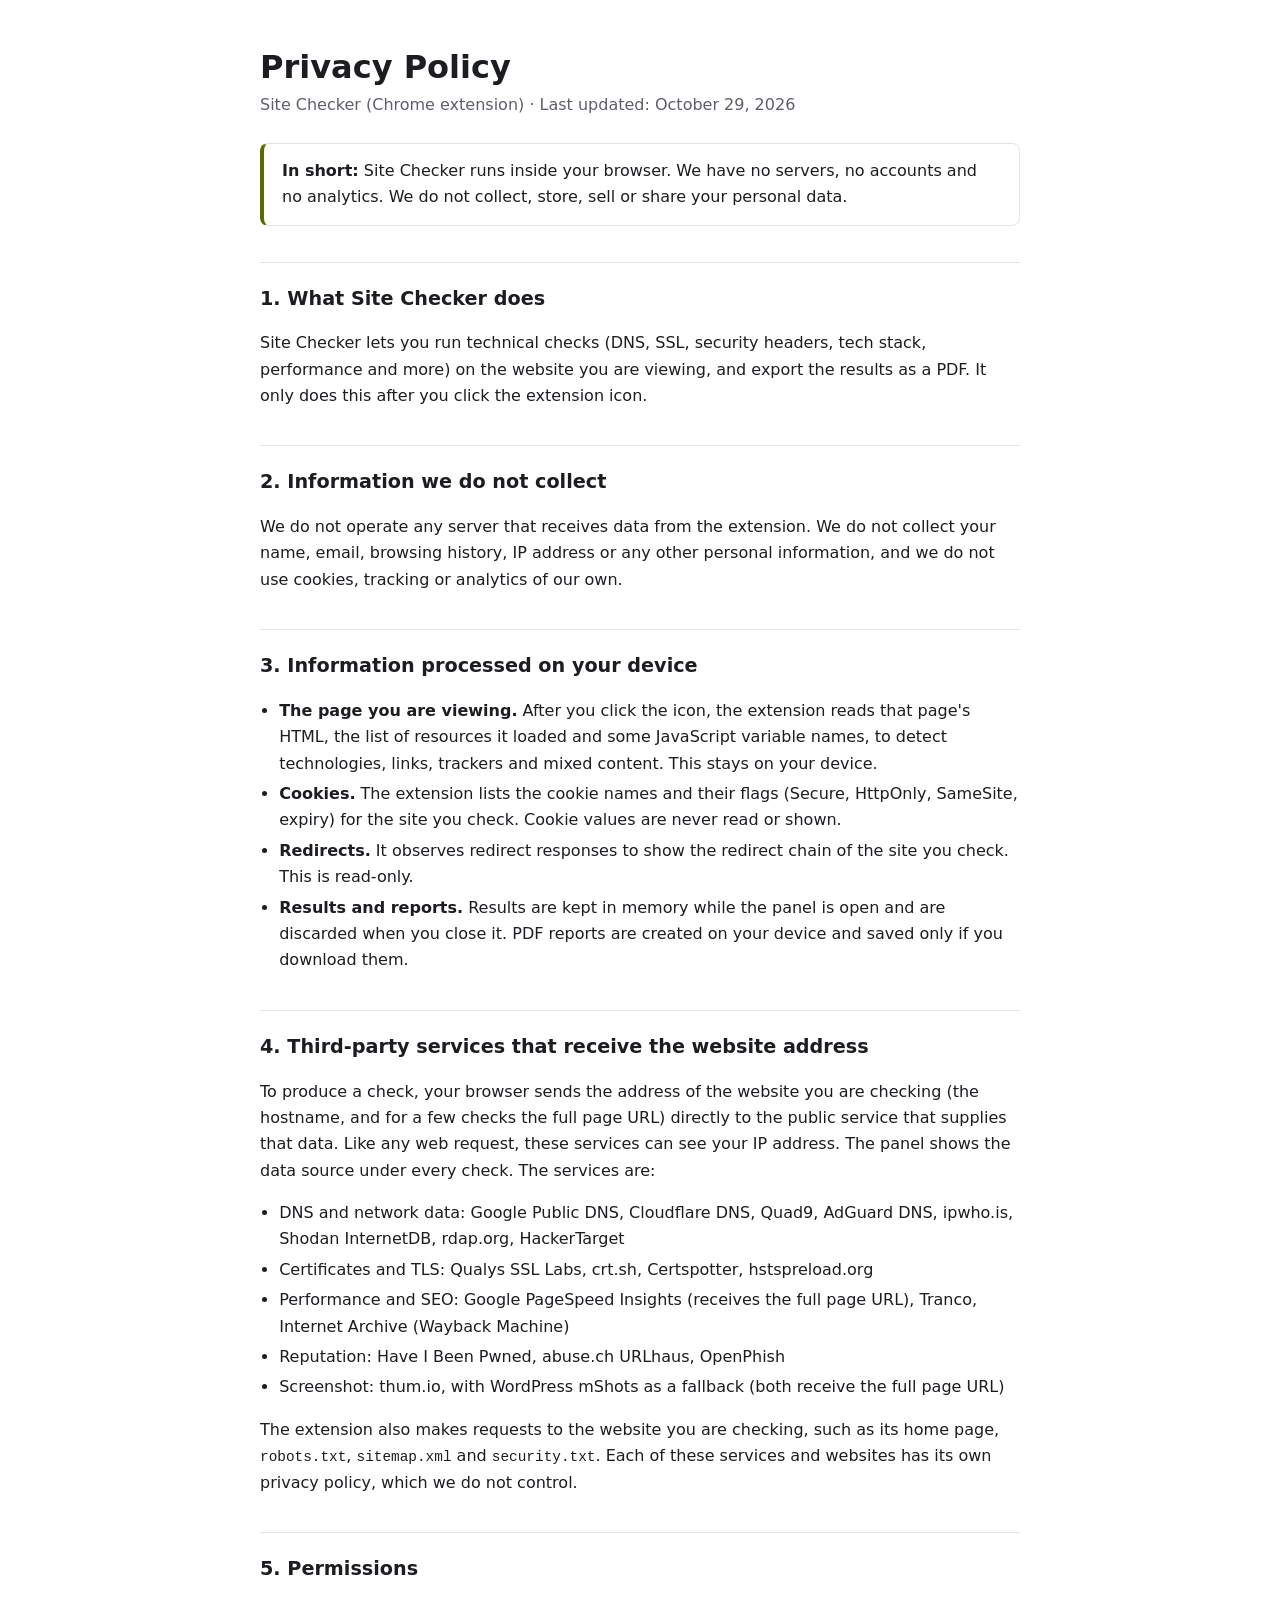
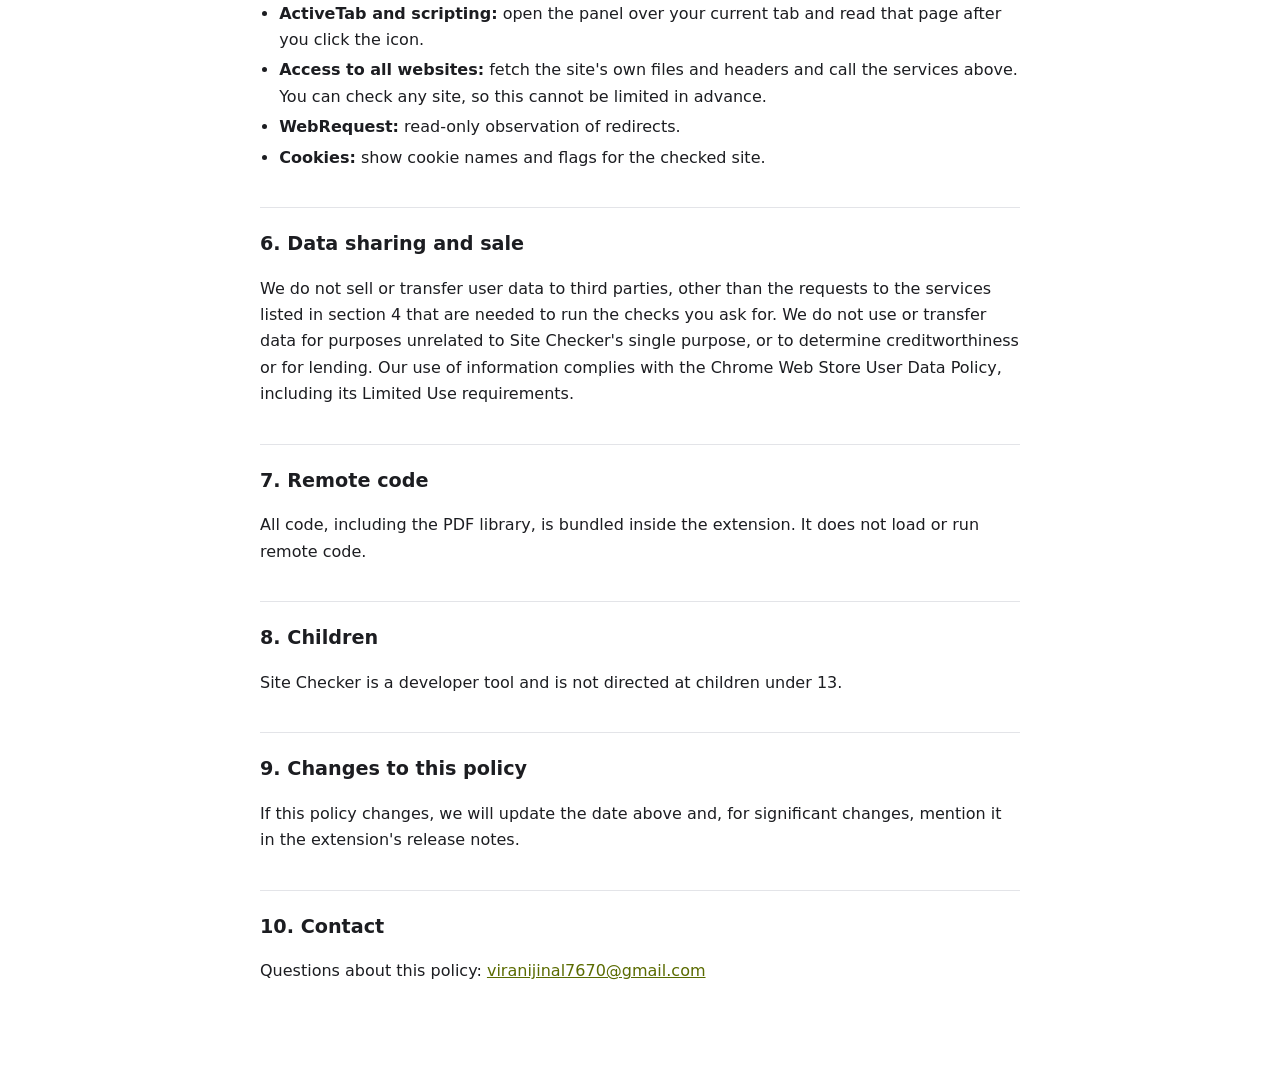
<file: index.html>
<!doctype html>
<html lang="en">
<head>
<meta charset="utf-8">
<meta name="viewport" content="width=device-width, initial-scale=1">
<title>Privacy Policy – Site Checker</title>
<style>
  :root{color-scheme:light dark;--bg:#fff;--fg:#1c1d21;--muted:#5d6068;--line:#e3e4e8;--accent:#5a6b00}
  @media (prefers-color-scheme:dark){:root{--bg:#111214;--fg:#ececee;--muted:#9a9ca3;--line:#2a2c31;--accent:#d6f43a}}
  body{margin:0;background:var(--bg);color:var(--fg);font:16px/1.65 system-ui,-apple-system,"Segoe UI",Roboto,sans-serif}
  main{max-width:760px;margin:0 auto;padding:48px 20px 80px}
  h1{font-size:2rem;line-height:1.2;margin:0 0 6px}
  h2{font-size:1.2rem;margin:36px 0 8px;padding-top:20px;border-top:1px solid var(--line)}
  .meta{color:var(--muted);margin:0 0 24px}
  .sum{border:1px solid var(--line);border-left:4px solid var(--accent);border-radius:8px;padding:14px 18px;margin:24px 0}
  ul{padding-left:1.2em} li{margin:4px 0}
  code{font:.9em ui-monospace,Consolas,monospace}
  a{color:var(--accent)}
</style>
</head>
<body>
<main>
<h1>Privacy Policy</h1>
<p class="meta">Site Checker (Chrome extension) · Last updated: October 29, 2026</p>

<div class="sum"><strong>In short:</strong> Site Checker runs inside your browser. We have no servers, no accounts and no analytics. We do not collect, store, sell or share your personal data.</div>

<h2>1. What Site Checker does</h2>
<p>Site Checker lets you run technical checks (DNS, SSL, security headers, tech stack, performance and more) on the website you are viewing, and export the results as a PDF. It only does this after you click the extension icon.</p>

<h2>2. Information we do not collect</h2>
<p>We do not operate any server that receives data from the extension. We do not collect your name, email, browsing history, IP address or any other personal information, and we do not use cookies, tracking or analytics of our own.</p>

<h2>3. Information processed on your device</h2>
<ul>
  <li><strong>The page you are viewing.</strong> After you click the icon, the extension reads that page's HTML, the list of resources it loaded and some JavaScript variable names, to detect technologies, links, trackers and mixed content. This stays on your device.</li>
  <li><strong>Cookies.</strong> The extension lists the cookie names and their flags (Secure, HttpOnly, SameSite, expiry) for the site you check. Cookie values are never read or shown.</li>
  <li><strong>Redirects.</strong> It observes redirect responses to show the redirect chain of the site you check. This is read-only.</li>
  <li><strong>Results and reports.</strong> Results are kept in memory while the panel is open and are discarded when you close it. PDF reports are created on your device and saved only if you download them.</li>
</ul>

<h2>4. Third-party services that receive the website address</h2>
<p>To produce a check, your browser sends the address of the website you are checking (the hostname, and for a few checks the full page URL) directly to the public service that supplies that data. Like any web request, these services can see your IP address. The panel shows the data source under every check. The services are:</p>
<ul>
  <li>DNS and network data: Google Public DNS, Cloudflare DNS, Quad9, AdGuard DNS, ipwho.is, Shodan InternetDB, rdap.org, HackerTarget</li>
  <li>Certificates and TLS: Qualys SSL Labs, crt.sh, Certspotter, hstspreload.org</li>
  <li>Performance and SEO: Google PageSpeed Insights (receives the full page URL), Tranco, Internet Archive (Wayback Machine)</li>
  <li>Reputation: Have I Been Pwned, abuse.ch URLhaus, OpenPhish</li>
  <li>Screenshot: thum.io, with WordPress mShots as a fallback (both receive the full page URL)</li>
</ul>
<p>The extension also makes requests to the website you are checking, such as its home page, <code>robots.txt</code>, <code>sitemap.xml</code> and <code>security.txt</code>. Each of these services and websites has its own privacy policy, which we do not control.</p>

<h2>5. Permissions</h2>
<ul>
  <li><strong>ActiveTab and scripting:</strong> open the panel over your current tab and read that page after you click the icon.</li>
  <li><strong>Access to all websites:</strong> fetch the site's own files and headers and call the services above. You can check any site, so this cannot be limited in advance.</li>
  <li><strong>WebRequest:</strong> read-only observation of redirects.</li>
  <li><strong>Cookies:</strong> show cookie names and flags for the checked site.</li>
</ul>

<h2>6. Data sharing and sale</h2>
<p>We do not sell or transfer user data to third parties, other than the requests to the services listed in section 4 that are needed to run the checks you ask for. We do not use or transfer data for purposes unrelated to Site Checker's single purpose, or to determine creditworthiness or for lending. Our use of information complies with the Chrome Web Store User Data Policy, including its Limited Use requirements.</p>

<h2>7. Remote code</h2>
<p>All code, including the PDF library, is bundled inside the extension. It does not load or run remote code.</p>

<h2>8. Children</h2>
<p>Site Checker is a developer tool and is not directed at children under 13.</p>

<h2>9. Changes to this policy</h2>
<p>If this policy changes, we will update the date above and, for significant changes, mention it in the extension's release notes.</p>

<h2>10. Contact</h2>
<p>Questions about this policy: <a href="mailto:viranijinal7670@gmail.com">viranijinal7670@gmail.com</a></p>
</main>
</body>
</html>
</file>
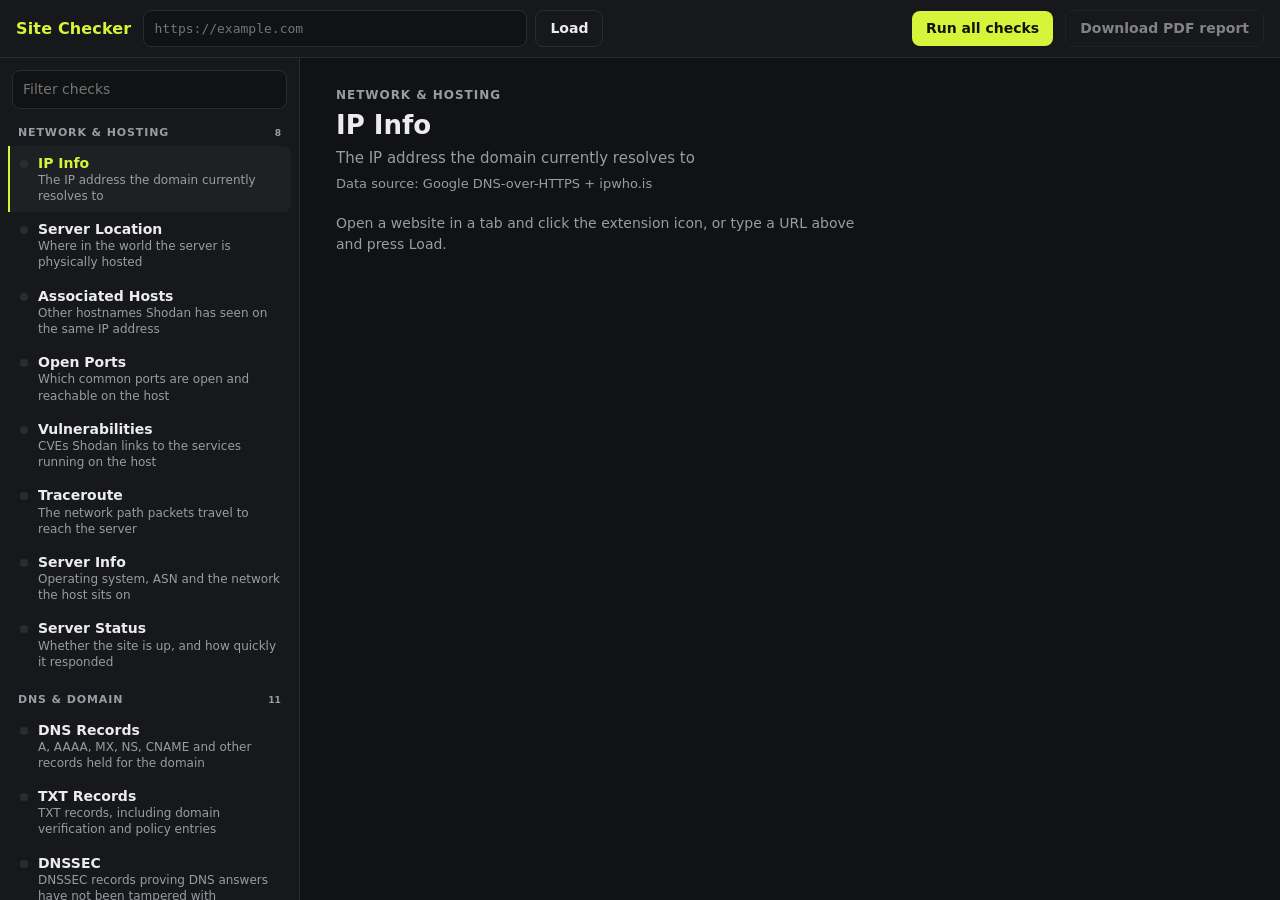
<file: app.html>
<!doctype html>
<html lang="en">
<head>
<meta charset="utf-8">
<meta name="viewport" content="width=device-width, initial-scale=1">
<title>Site Checker</title>
<link rel="stylesheet" href="app.css">
</head>
<body>
<header class="top">
  <div class="brand">Site Checker</div>
  <form id="target" class="target" autocomplete="off">
    <input id="url" type="text" spellcheck="false" placeholder="https://example.com" aria-label="Website to check">
    <button type="submit" class="btn ghost">Load</button>
  </form>
  <div class="grow"></div>
  <span id="progress" class="progress" aria-live="polite"></span>
  <button id="runAll" class="btn" type="button">Run all checks</button>
  <button id="download" class="btn ghost" type="button" disabled>Download PDF report</button>
  <button id="close" class="close" type="button" aria-label="Close panel (Esc)" title="Close (Esc)" hidden>&times;</button>
</header>
<div class="shell">
  <nav class="nav" aria-label="Checks">
    <input id="filter" class="filter" type="search" placeholder="Filter checks" aria-label="Filter checks">
    <ul id="navList"></ul>
  </nav>
  <main id="panel" class="panel" tabindex="-1"></main>
</div>
<script src="vendor/jspdf.umd.min.js"></script>
<script src="vendor/jspdf.plugin.autotable.min.js"></script>
<script type="module" src="app.js"></script>
</body>
</html>
</file>
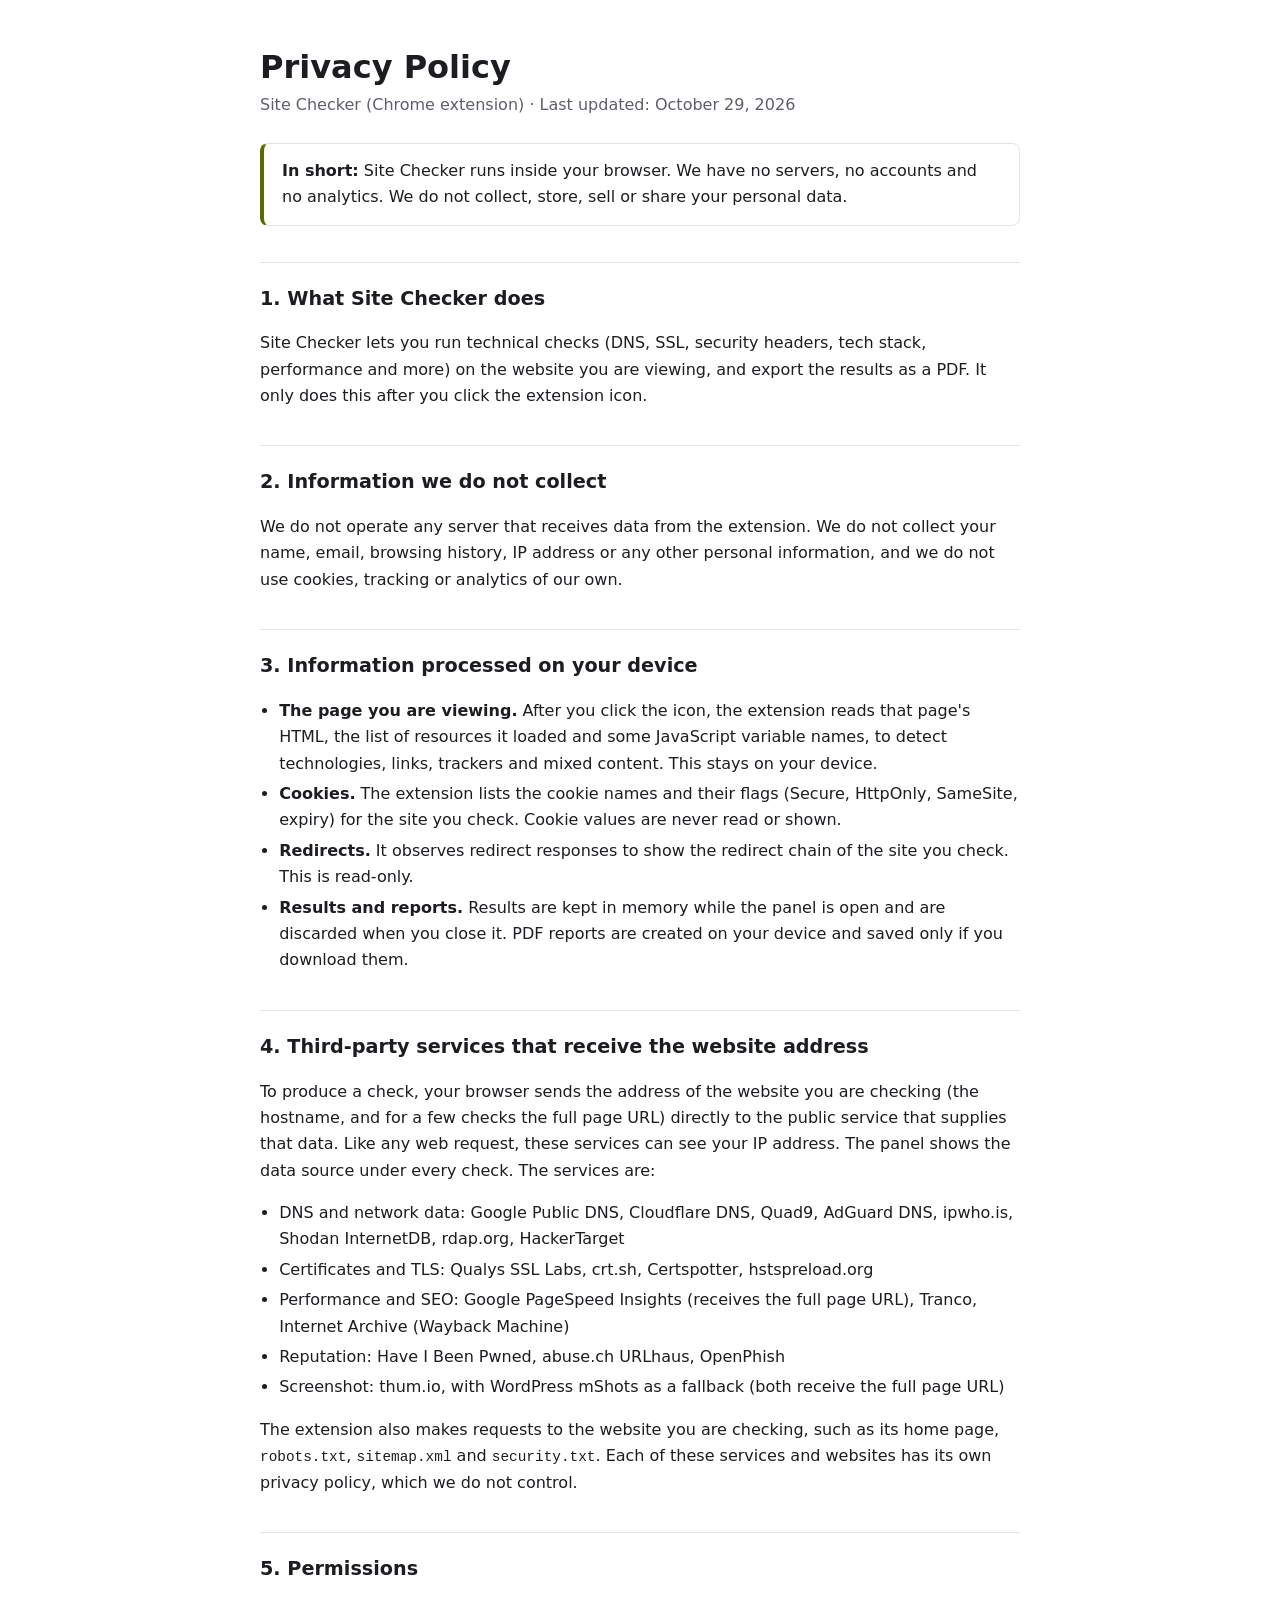
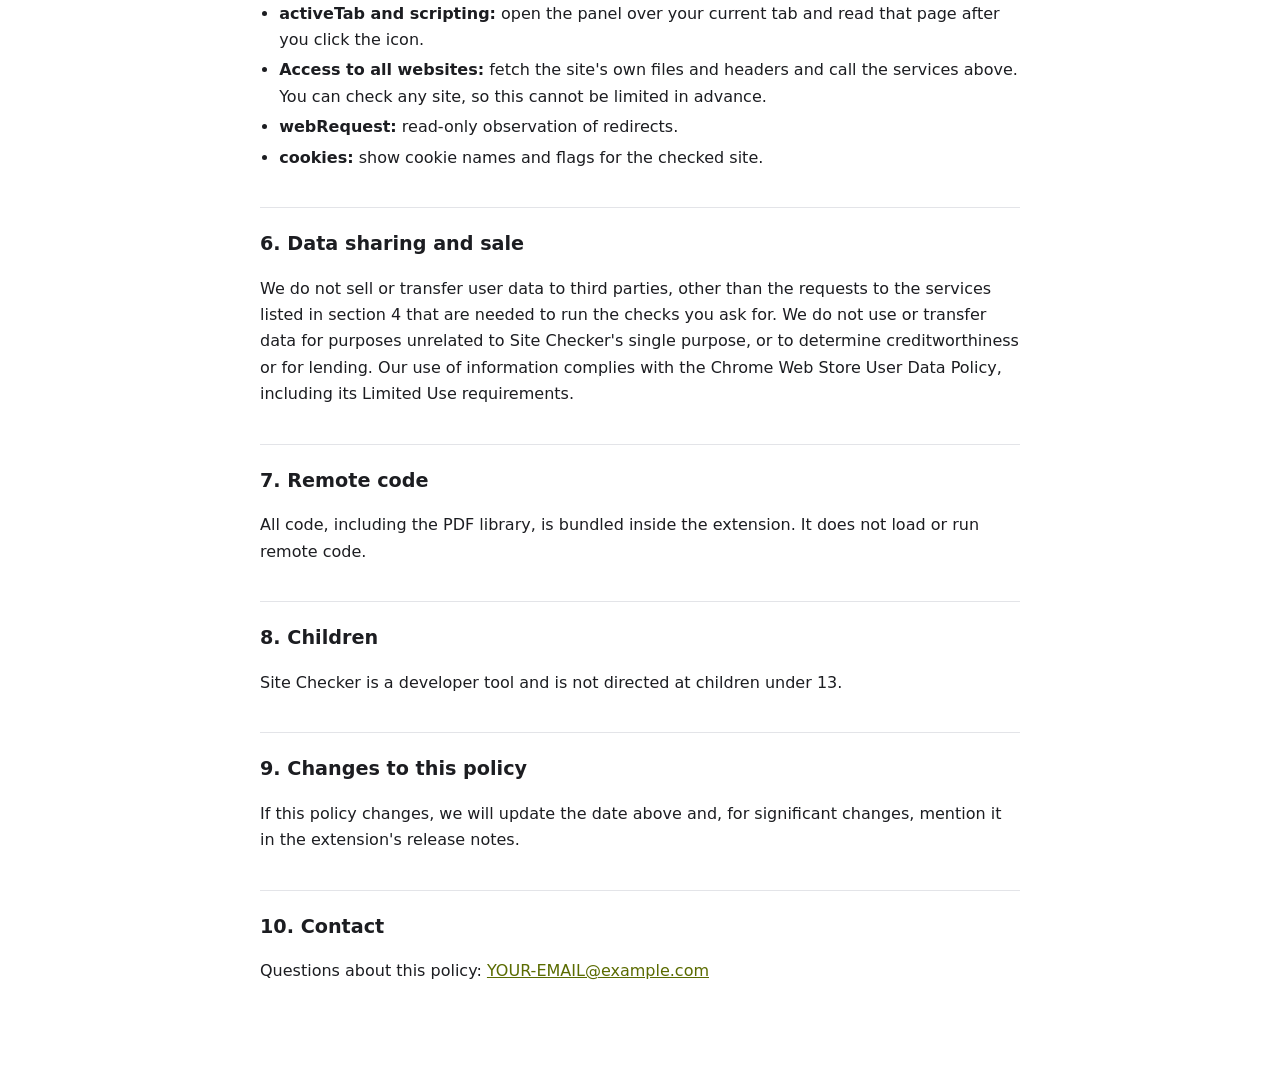
<file: privacy-policy.html>
<!doctype html>
<html lang="en">
<head>
<meta charset="utf-8">
<meta name="viewport" content="width=device-width, initial-scale=1">
<title>Privacy Policy – Site Checker</title>
<style>
  :root{color-scheme:light dark;--bg:#fff;--fg:#1c1d21;--muted:#5d6068;--line:#e3e4e8;--accent:#5a6b00}
  @media (prefers-color-scheme:dark){:root{--bg:#111214;--fg:#ececee;--muted:#9a9ca3;--line:#2a2c31;--accent:#d6f43a}}
  body{margin:0;background:var(--bg);color:var(--fg);font:16px/1.65 system-ui,-apple-system,"Segoe UI",Roboto,sans-serif}
  main{max-width:760px;margin:0 auto;padding:48px 20px 80px}
  h1{font-size:2rem;line-height:1.2;margin:0 0 6px}
  h2{font-size:1.2rem;margin:36px 0 8px;padding-top:20px;border-top:1px solid var(--line)}
  .meta{color:var(--muted);margin:0 0 24px}
  .sum{border:1px solid var(--line);border-left:4px solid var(--accent);border-radius:8px;padding:14px 18px;margin:24px 0}
  ul{padding-left:1.2em} li{margin:4px 0}
  code{font:.9em ui-monospace,Consolas,monospace}
  a{color:var(--accent)}
</style>
</head>
<body>
<main>
<h1>Privacy Policy</h1>
<p class="meta">Site Checker (Chrome extension) · Last updated: October 29, 2026</p>

<div class="sum"><strong>In short:</strong> Site Checker runs inside your browser. We have no servers, no accounts and no analytics. We do not collect, store, sell or share your personal data.</div>

<h2>1. What Site Checker does</h2>
<p>Site Checker lets you run technical checks (DNS, SSL, security headers, tech stack, performance and more) on the website you are viewing, and export the results as a PDF. It only does this after you click the extension icon.</p>

<h2>2. Information we do not collect</h2>
<p>We do not operate any server that receives data from the extension. We do not collect your name, email, browsing history, IP address or any other personal information, and we do not use cookies, tracking or analytics of our own.</p>

<h2>3. Information processed on your device</h2>
<ul>
  <li><strong>The page you are viewing.</strong> After you click the icon, the extension reads that page's HTML, the list of resources it loaded and some JavaScript variable names, to detect technologies, links, trackers and mixed content. This stays on your device.</li>
  <li><strong>Cookies.</strong> The extension lists the cookie names and their flags (Secure, HttpOnly, SameSite, expiry) for the site you check. Cookie values are never read or shown.</li>
  <li><strong>Redirects.</strong> It observes redirect responses to show the redirect chain of the site you check. This is read-only.</li>
  <li><strong>Results and reports.</strong> Results are kept in memory while the panel is open and are discarded when you close it. PDF reports are created on your device and saved only if you download them.</li>
</ul>

<h2>4. Third-party services that receive the website address</h2>
<p>To produce a check, your browser sends the address of the website you are checking (the hostname, and for a few checks the full page URL) directly to the public service that supplies that data. Like any web request, these services can see your IP address. The panel shows the data source under every check. The services are:</p>
<ul>
  <li>DNS and network data: Google Public DNS, Cloudflare DNS, Quad9, AdGuard DNS, ipwho.is, Shodan InternetDB, rdap.org, HackerTarget</li>
  <li>Certificates and TLS: Qualys SSL Labs, crt.sh, Certspotter, hstspreload.org</li>
  <li>Performance and SEO: Google PageSpeed Insights (receives the full page URL), Tranco, Internet Archive (Wayback Machine)</li>
  <li>Reputation: Have I Been Pwned, abuse.ch URLhaus, OpenPhish</li>
  <li>Screenshot: thum.io, with WordPress mShots as a fallback (both receive the full page URL)</li>
</ul>
<p>The extension also makes requests to the website you are checking, such as its home page, <code>robots.txt</code>, <code>sitemap.xml</code> and <code>security.txt</code>. Each of these services and websites has its own privacy policy, which we do not control.</p>

<h2>5. Permissions</h2>
<ul>
  <li><strong>activeTab and scripting:</strong> open the panel over your current tab and read that page after you click the icon.</li>
  <li><strong>Access to all websites:</strong> fetch the site's own files and headers and call the services above. You can check any site, so this cannot be limited in advance.</li>
  <li><strong>webRequest:</strong> read-only observation of redirects.</li>
  <li><strong>cookies:</strong> show cookie names and flags for the checked site.</li>
</ul>

<h2>6. Data sharing and sale</h2>
<p>We do not sell or transfer user data to third parties, other than the requests to the services listed in section 4 that are needed to run the checks you ask for. We do not use or transfer data for purposes unrelated to Site Checker's single purpose, or to determine creditworthiness or for lending. Our use of information complies with the Chrome Web Store User Data Policy, including its Limited Use requirements.</p>

<h2>7. Remote code</h2>
<p>All code, including the PDF library, is bundled inside the extension. It does not load or run remote code.</p>

<h2>8. Children</h2>
<p>Site Checker is a developer tool and is not directed at children under 13.</p>

<h2>9. Changes to this policy</h2>
<p>If this policy changes, we will update the date above and, for significant changes, mention it in the extension's release notes.</p>

<h2>10. Contact</h2>
<p>Questions about this policy: <a href="mailto:viranijinal7670@gmail.com">YOUR-EMAIL@example.com</a></p>
</main>
</body>
</html>
</file>
<file: app.css>
:root{
  --bg:#111214; --panel:#17181b; --raise:#1e2024; --line:#2a2c31; --text:#ececee; --muted:#9a9ca3;
  --accent:#d6f43a; --on-accent:#13150a; --good:#62d394; --warn:#f0b84a; --bad:#ff7474; --info:#8ab4ff;
  --mono:ui-monospace,"SF Mono","Cascadia Code",Consolas,monospace;
  --sans:"Segoe UI Variable Display","Segoe UI",Inter,system-ui,sans-serif;
}
*{box-sizing:border-box}
html,body{height:100%;margin:0}
body{background:var(--bg);color:var(--text);font:14px/1.5 var(--sans);display:flex;flex-direction:column}
button,input{font:inherit;color:inherit}
:focus-visible{outline:2px solid var(--accent);outline-offset:2px}

.top{display:flex;align-items:center;gap:12px;padding:10px 16px;border-bottom:1px solid var(--line);background:var(--panel)}
.brand{font-weight:700;font-size:16px;letter-spacing:.01em;color:var(--accent)}
.grow{flex:1}
.target{display:flex;gap:8px;flex:0 1 460px}
.target input{flex:1;min-width:0;background:var(--bg);border:1px solid var(--line);border-radius:8px;padding:7px 10px;font-family:var(--mono);font-size:13px}
.progress{color:var(--muted);font-size:13px}
.btn{background:var(--accent);color:var(--on-accent);border:0;border-radius:8px;padding:7px 14px;font-weight:600;cursor:pointer}
.btn:hover{filter:brightness(1.08)}
.btn:disabled{opacity:.5;cursor:default;filter:none}
.btn.ghost{background:transparent;color:var(--text);border:1px solid var(--line)}
.btn.ghost:hover{border-color:var(--muted)}

.shell{flex:1;min-height:0;display:grid;grid-template-columns:300px 1fr}
.nav{border-right:1px solid var(--line);background:var(--panel);display:flex;flex-direction:column;min-height:0}
.filter{margin:12px;background:var(--bg);border:1px solid var(--line);border-radius:8px;padding:8px 10px}
#navList{list-style:none;margin:0;padding:0 8px 16px;overflow:auto;flex:1}
.grp{display:flex;justify-content:space-between;align-items:center;margin:14px 10px 4px;font-size:11px;font-weight:700;letter-spacing:.08em;text-transform:uppercase;color:var(--muted)}
.grp:first-child{margin-top:4px}
.grp small{font-weight:600;letter-spacing:0;text-transform:none}
.item{width:100%;display:flex;align-items:flex-start;gap:10px;text-align:left;background:none;border:0;border-left:2px solid transparent;border-radius:0 8px 8px 0;padding:8px 10px;cursor:pointer;color:var(--text)}
.item:hover{background:var(--raise)}
.item[aria-current="true"]{border-left-color:var(--accent);background:var(--raise)}
.item[aria-current="true"] .nm{color:var(--accent)}
.nm{display:block;font-weight:600;line-height:1.3}
.ds{display:block;color:var(--muted);font-size:12px;line-height:1.35;display:-webkit-box;-webkit-line-clamp:2;-webkit-box-orient:vertical;overflow:hidden}
.dot{width:8px;height:8px;border-radius:50%;background:var(--line);flex:none;margin-top:6px}
.dot.good{background:var(--good)}.dot.warn{background:var(--warn)}.dot.bad,.dot.error{background:var(--bad)}.dot.info{background:var(--info)}
.dot.running{background:var(--accent);animation:pulse 1s infinite}
@keyframes pulse{50%{opacity:.25}}
.crumb{color:var(--muted);font-size:12px;font-weight:700;letter-spacing:.08em;text-transform:uppercase;margin:0 0 6px}
.close{background:none;border:1px solid var(--line);border-radius:8px;width:34px;height:34px;font-size:22px;line-height:1;cursor:pointer;color:var(--text)}
.close:hover{border-color:var(--muted)}
.empty-nav{color:var(--muted);padding:12px}

.panel{overflow:auto;padding:28px 36px 60px;min-width:0}
.panel h1{margin:0 0 6px;font-size:26px;line-height:1.2}
.lead{color:var(--muted);margin:0 0 4px;max-width:70ch;font-size:15px}
.src{color:var(--muted);font-size:13px;margin:0 0 20px}
.actions{display:flex;gap:10px;margin:18px 0 22px;flex-wrap:wrap}
.empty{color:var(--muted);max-width:60ch}

.banner{border:1px solid var(--line);border-left-width:4px;border-radius:8px;background:var(--panel);padding:12px 16px;font-weight:600;margin-bottom:20px}
.banner.good{border-left-color:var(--good)}.banner.warn{border-left-color:var(--warn)}.banner.bad,.banner.error{border-left-color:var(--bad)}.banner.info{border-left-color:var(--info)}
.sec{margin:0 0 26px}
.sec h3{margin:0 0 8px;font-size:15px}
.note{color:var(--muted);font-size:13px;margin:8px 0 0;max-width:80ch}
.scroll{overflow:auto;border:1px solid var(--line);border-radius:8px;max-height:560px}
table{border-collapse:collapse;width:100%}
th,td{text-align:left;vertical-align:top;padding:8px 12px;border-bottom:1px solid var(--line);overflow-wrap:anywhere}
th{position:sticky;top:0;background:var(--raise);font-weight:600;white-space:nowrap}
tr:last-child td{border-bottom:0}
.kv{display:grid;grid-template-columns:minmax(150px,230px) 1fr;border:1px solid var(--line);border-radius:8px;overflow:hidden}
.kv>div{padding:8px 12px;border-bottom:1px solid var(--line);overflow-wrap:anywhere;white-space:pre-line}
.kv>div:nth-last-child(-n+2){border-bottom:0}
.kv>.k{color:var(--muted);background:var(--panel)}
.list{list-style:none;margin:0;padding:0;border:1px solid var(--line);border-radius:8px;max-height:480px;overflow:auto}
.list li{padding:6px 12px;border-bottom:1px solid var(--line);overflow-wrap:anywhere}
.list li:last-child{border-bottom:0}
.mini{margin:0 0 8px;background:var(--bg);border:1px solid var(--line);border-radius:8px;padding:6px 10px;width:min(320px,100%)}
pre{margin:0;padding:12px;background:var(--panel);border:1px solid var(--line);border-radius:8px;overflow:auto;max-height:480px;font:12.5px/1.5 var(--mono);white-space:pre-wrap}
img.shot{max-width:100%;border:1px solid var(--line);border-radius:8px;background:var(--panel);min-height:80px}
.mono{font-family:var(--mono);font-size:12.5px}
.dim{color:var(--muted)}
a{color:var(--info)}
.t-good{color:var(--good)}.t-warn{color:var(--warn)}.t-bad{color:var(--bad)}.t-info{color:var(--info)}
span.t-good,span.t-warn,span.t-bad,span.t-info{font-weight:600}
.spin{display:flex;align-items:center;gap:12px;color:var(--muted);margin:24px 0}
.spin i{width:18px;height:18px;border:2px solid var(--line);border-top-color:var(--accent);border-radius:50%;animation:rot .8s linear infinite}
@keyframes rot{to{transform:rotate(360deg)}}
@media (prefers-reduced-motion:reduce){.spin i,.dot.running{animation:none}}
@media (max-width:760px){
  .shell{grid-template-columns:1fr;grid-template-rows:200px 1fr}
  .nav{border-right:0;border-bottom:1px solid var(--line)}
  .panel{padding:20px 16px 48px}
  .top{flex-wrap:wrap}.target{flex-basis:100%;order:5}
}
</file>
